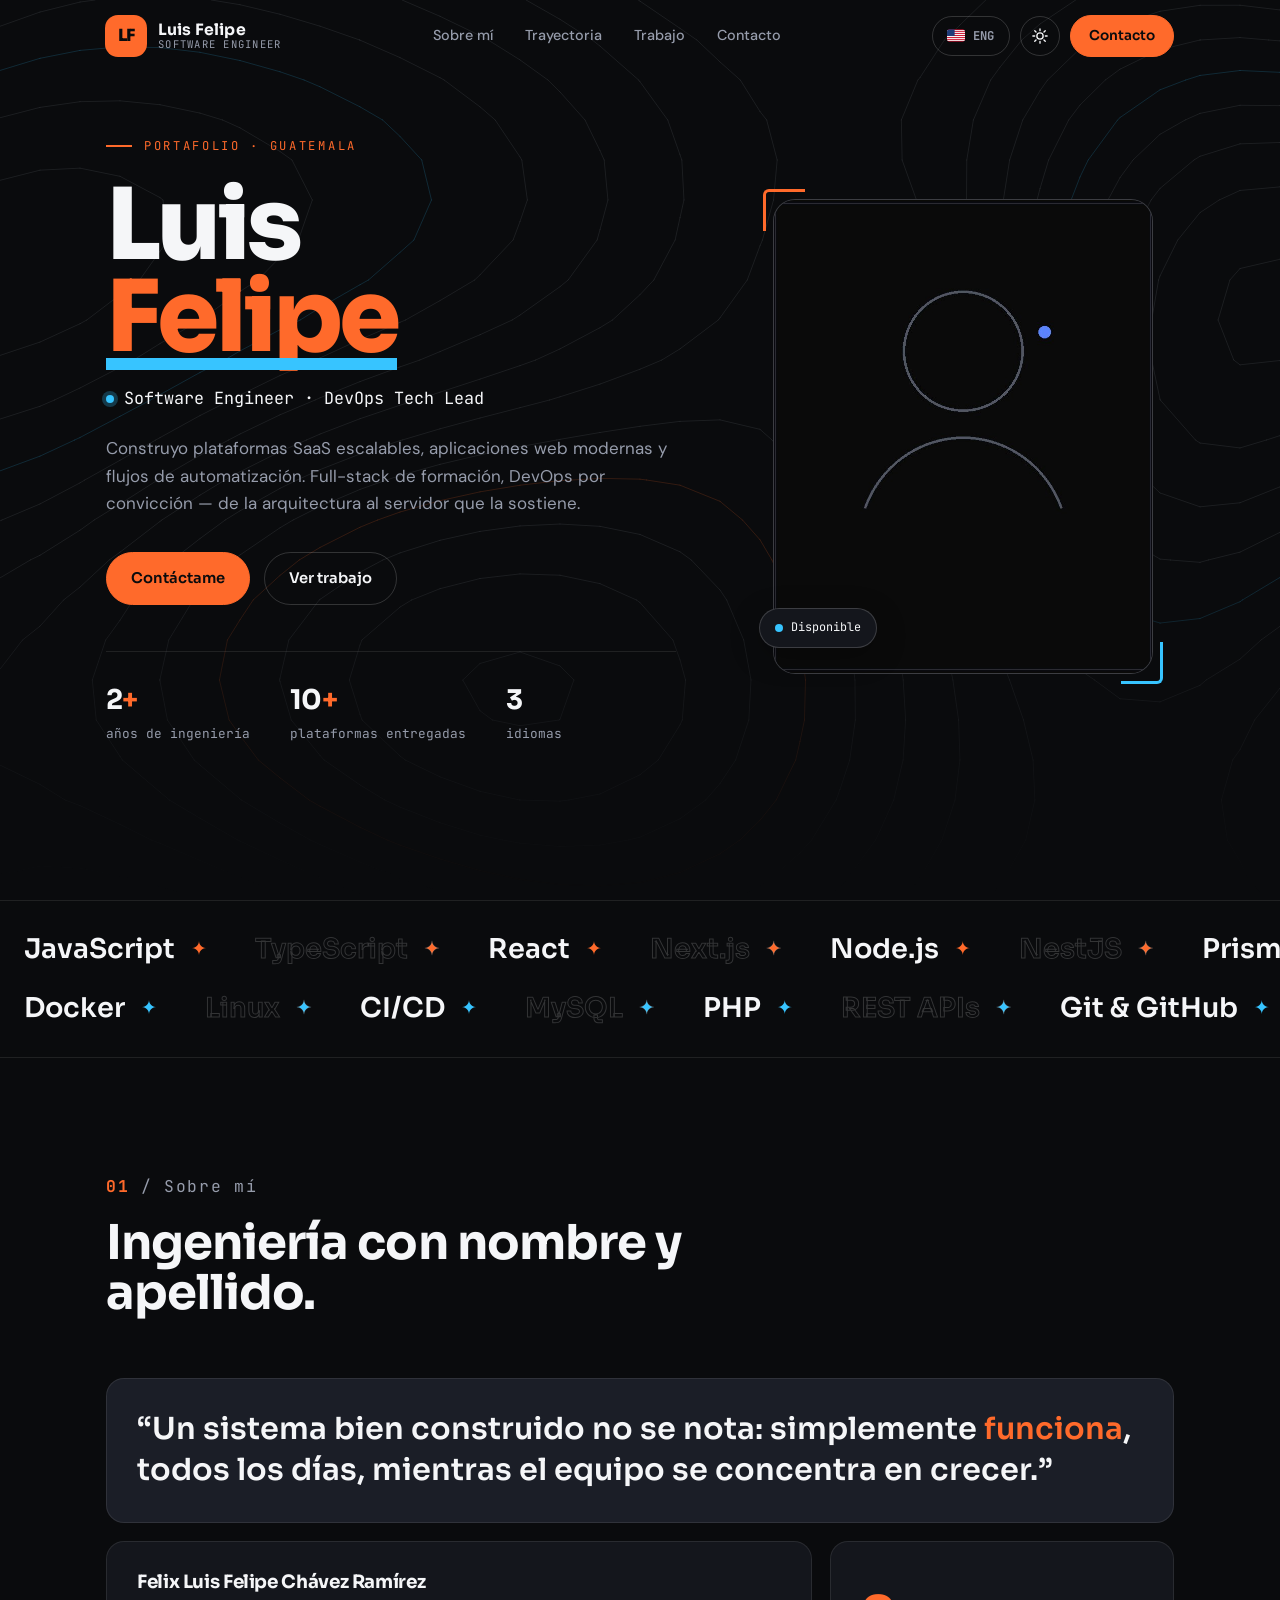
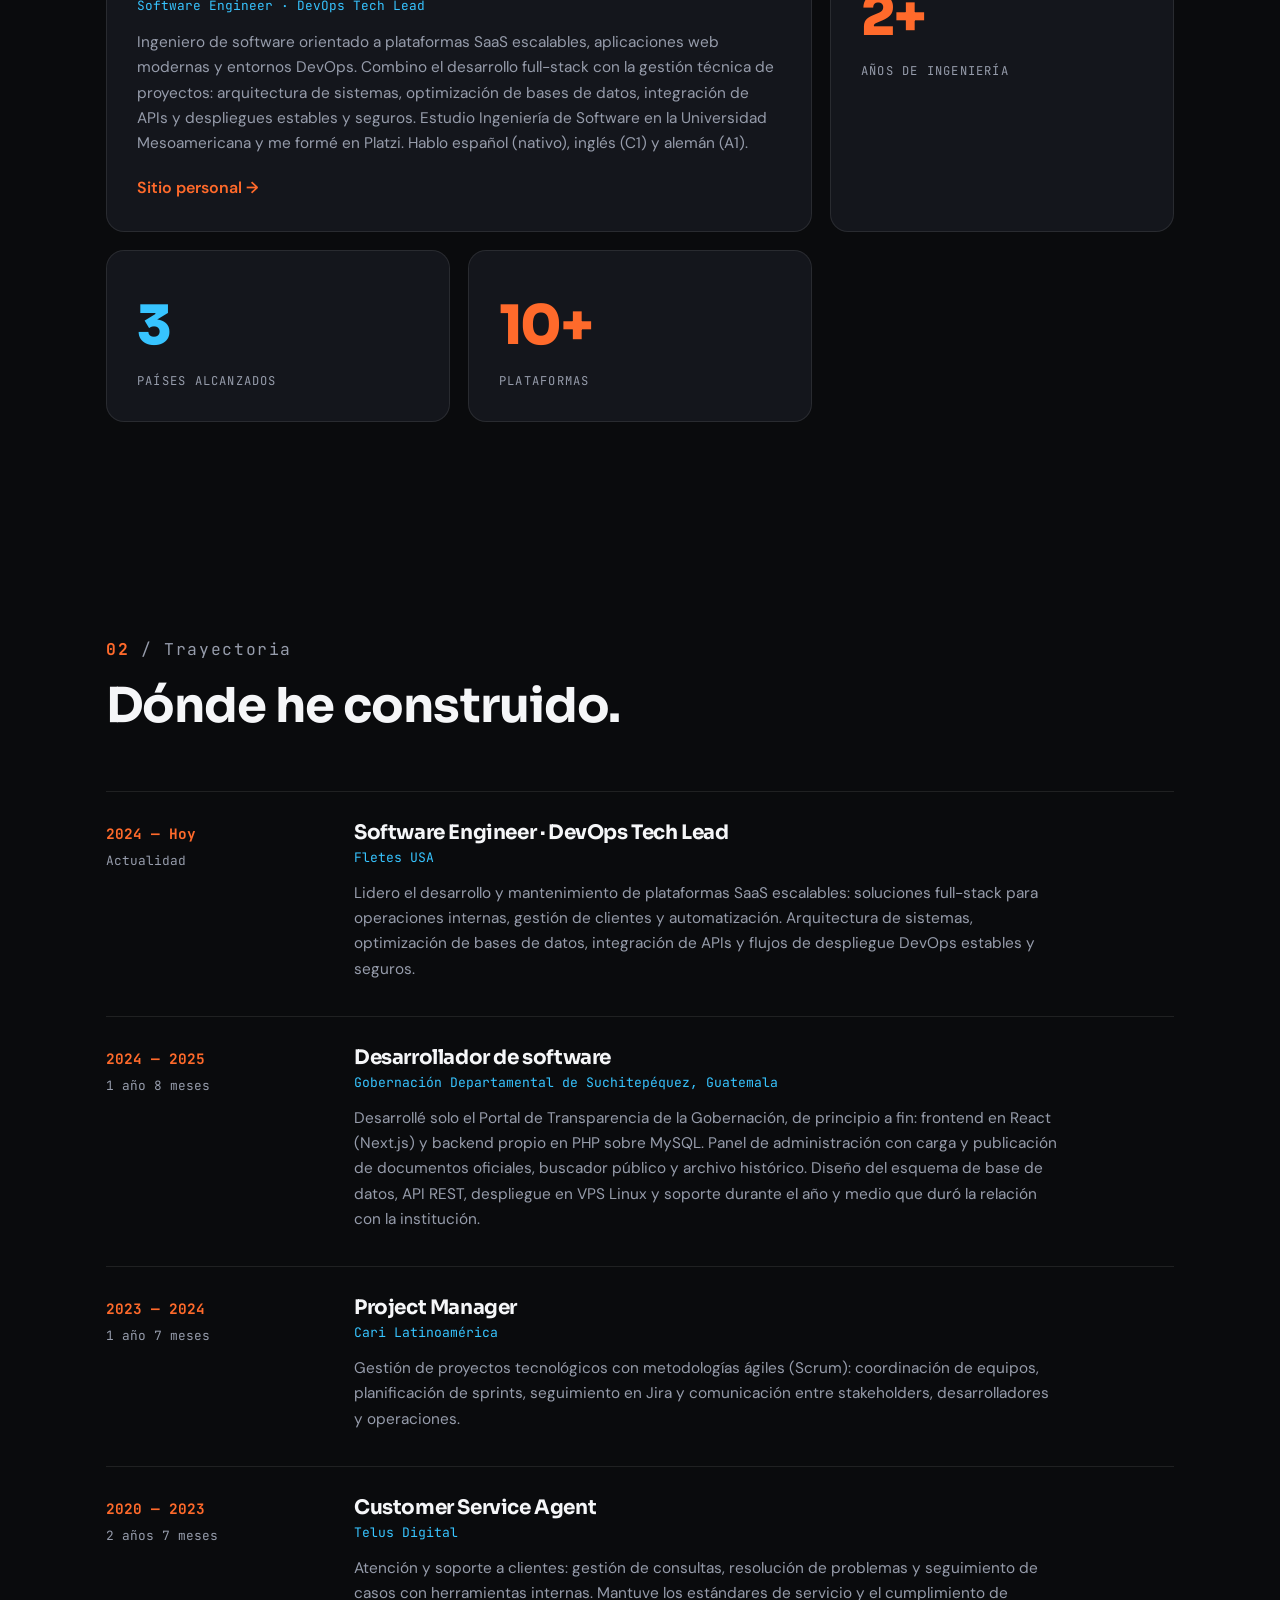
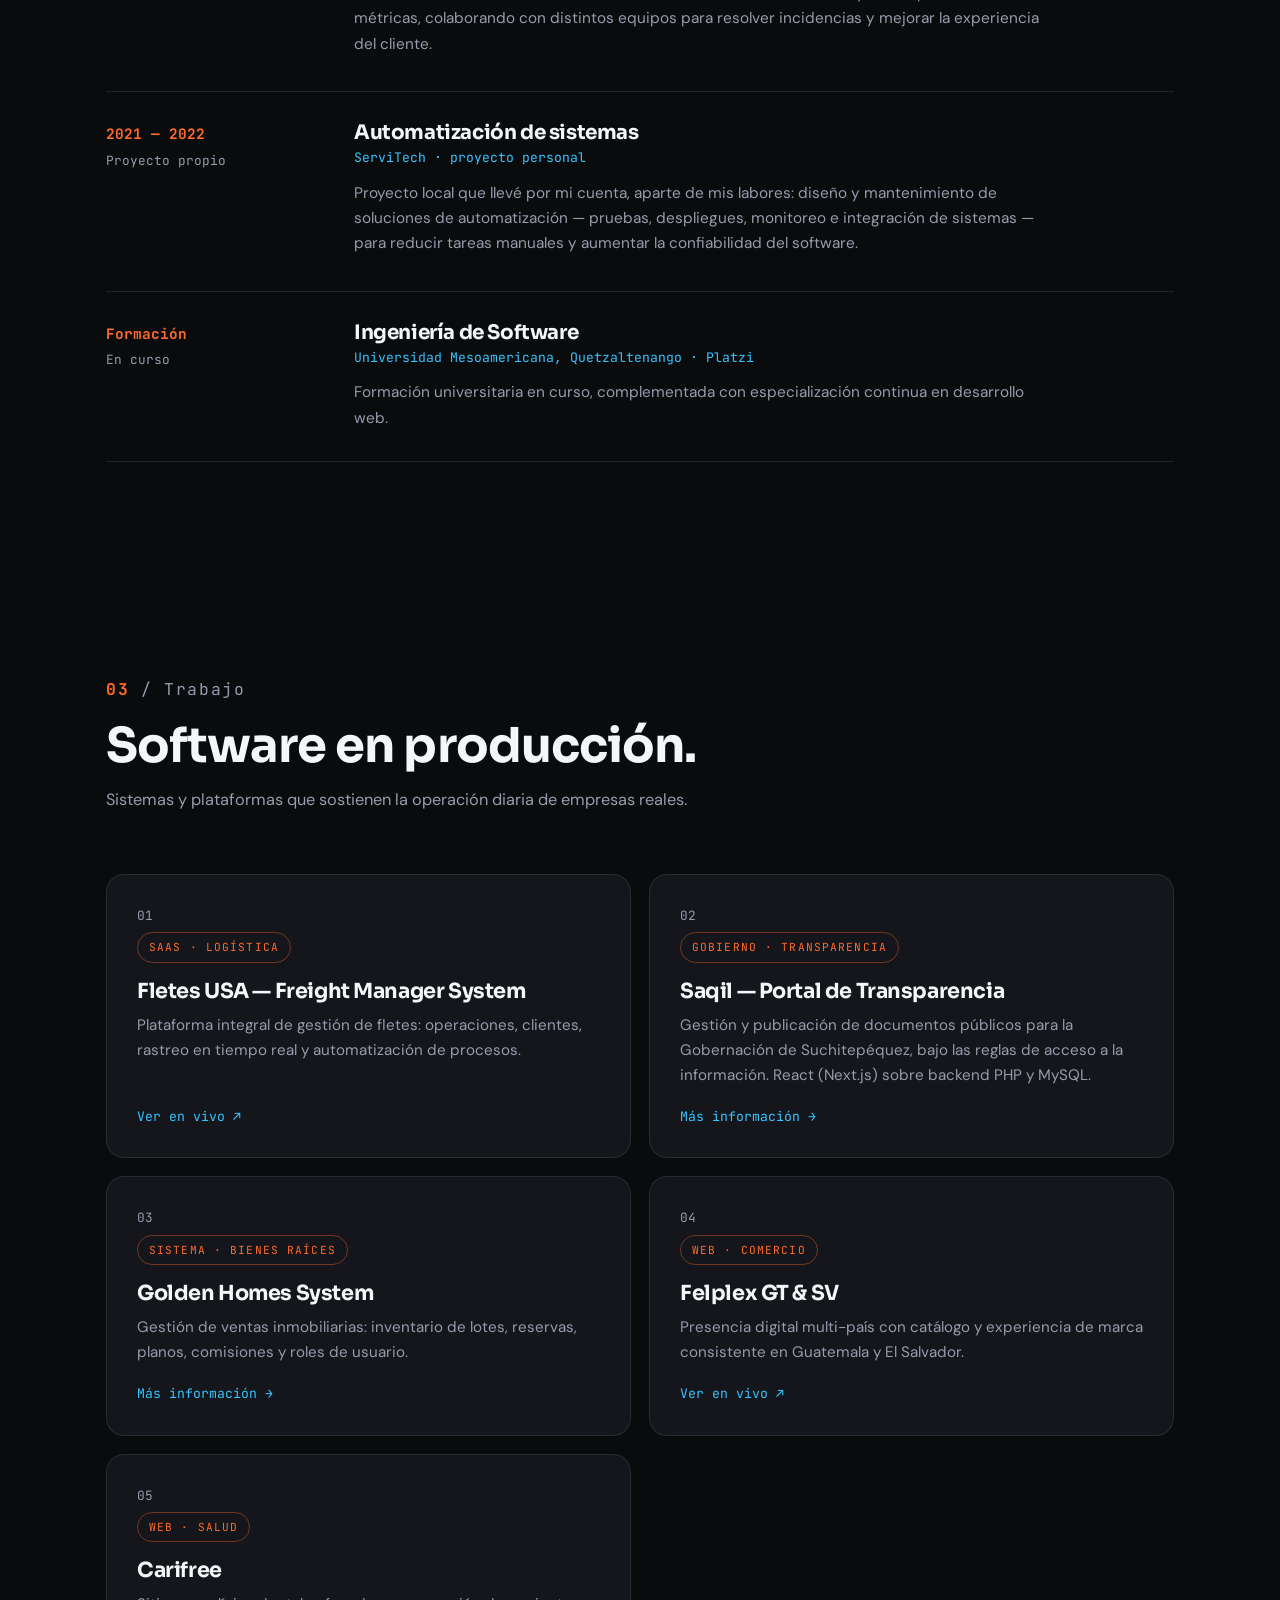
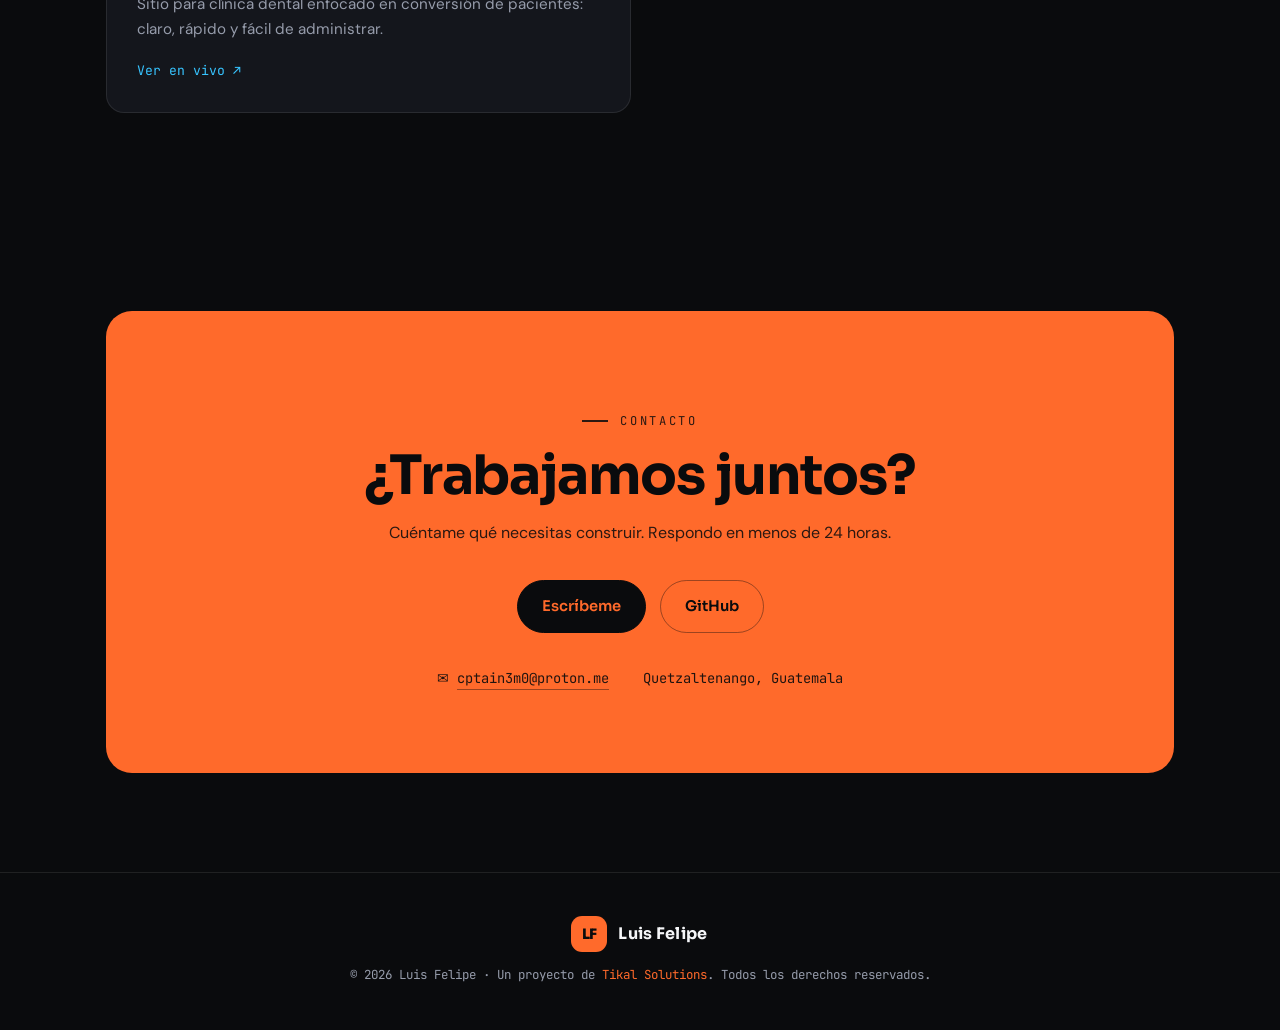
<file: index.html>
<!DOCTYPE html>
<html lang="es" data-theme="dark" data-alt-href="en/index.html">
<head>
<meta charset="UTF-8" />
<meta name="viewport" content="width=device-width, initial-scale=1.0" />
<title>Luis Felipe — Software Engineer & DevOps Tech Lead</title>
<meta name="description" content="Portafolio de Felix Luis Felipe Chávez Ramírez — ingeniero de software full-stack y DevOps. Plataformas SaaS escalables, aplicaciones web modernas y automatización." />
<link rel="icon" href="data:image/svg+xml,%3Csvg xmlns='http://www.w3.org/2000/svg' viewBox='0 0 32 32'%3E%3Crect width='32' height='32' rx='9' fill='%23ff6a2b'/%3E%3C/svg%3E" />
<link rel="preconnect" href="https://fonts.googleapis.com" />
<link rel="preconnect" href="https://fonts.gstatic.com" crossorigin />
<link href="https://fonts.googleapis.com/css2?family=Sora:wght@500;600;700;800&family=DM+Sans:wght@400;500;600&family=JetBrains+Mono:wght@400;500;700&display=swap" rel="stylesheet" />
<link rel="stylesheet" href="assets/styles.css" />
</head>
<body>

<canvas id="bg" aria-hidden="true"></canvas>

<header class="nav" id="nav">
  <div class="container nav-inner">
    <a class="brand" href="index.html" aria-label="Luis Felipe — inicio">
      <span class="brand-badge">LF</span>
      <span class="brand-name"><b>Luis Felipe</b><em>Software Engineer</em></span>
    </a>
    <nav class="nav-links" aria-label="Navegación principal">
      <a href="#sobre-mi">Sobre mí</a>
      <a href="#experiencia">Trayectoria</a>
      <a href="#trabajo">Trabajo</a>
      <a href="#contacto">Contacto</a>
    </nav>
    <div class="nav-actions">
      <a class="lang-toggle" id="langToggle" href="en/index.html" aria-label="Switch to English" lang="en" hreflang="en">EN</a>
      <button class="theme-toggle" id="themeToggle" aria-label="Cambiar tema claro/oscuro">
        <svg class="icon-sun" viewBox="0 0 24 24" aria-hidden="true"><circle cx="12" cy="12" r="4.2"/><path d="M12 2.5v2.4M12 19.1v2.4M2.5 12h2.4M19.1 12h2.4M5 5l1.7 1.7M17.3 17.3 19 19M19 5l-1.7 1.7M6.7 17.3 5 19"/></svg>
        <svg class="icon-moon" viewBox="0 0 24 24" aria-hidden="true"><path d="M20.2 14.5A8.3 8.3 0 0 1 9.5 3.8a8.3 8.3 0 1 0 10.7 10.7Z"/></svg>
      </button>
      <a class="btn btn-primary btn-sm" href="#contacto">Contacto</a>
    </div>
  </div>
</header>

<main class="page">

  <!-- ================= HERO ================= -->
  <section class="hero" id="inicio">
    <div class="container">
      <div class="hero-grid">
        <div class="hero-content">
          <p class="eyebrow" data-stagger="1">Portafolio · Guatemala</p>
          <h1 class="name" data-stagger="2"><span class="l1">Luis</span><br><span class="l2">Felipe</span></h1>
          <p class="role" data-stagger="3"><span class="dot"></span> Software Engineer · DevOps Tech Lead</p>
          <p class="lede" data-stagger="3">
            Construyo plataformas SaaS escalables, aplicaciones web modernas y flujos de automatización.
            Full-stack de formación, DevOps por convicción — de la arquitectura al servidor que la sostiene.
          </p>
          <div class="hero-ctas" data-stagger="4">
            <a class="btn btn-primary" href="#contacto">Contáctame</a>
            <a class="btn" href="#trabajo">Ver trabajo</a>
          </div>
          <div class="hero-facts" data-stagger="5">
            <div><strong>2<em>+</em></strong>años de ingeniería</div>
            <div><strong>10<em>+</em></strong>plataformas entregadas</div>
            <div><strong>3</strong>idiomas</div>
          </div>
        </div>
        <div class="portrait" data-stagger="3">
          <span class="bracket tl" aria-hidden="true"></span>
          <span class="bracket br" aria-hidden="true"></span>
          <div class="frame">
            <img id="portrait" src="assets/img/luis.jpg" alt="Fotografía de Luis Felipe" />
          </div>
          <span class="badge"><span class="pulse"></span> Disponible</span>
        </div>
      </div>
    </div>
  </section>

  <!-- ================= MARQUEE / STACK ================= -->
  <div class="marquee" aria-label="Tecnologías">
    <div class="marquee-row">
      <span class="marquee-item">JavaScript</span><span class="marquee-item ghost">TypeScript</span><span class="marquee-item">React</span><span class="marquee-item ghost">Next.js</span><span class="marquee-item">Node.js</span><span class="marquee-item ghost">NestJS</span><span class="marquee-item">Prisma</span><span class="marquee-item ghost">Python</span>
      <span class="marquee-item">JavaScript</span><span class="marquee-item ghost">TypeScript</span><span class="marquee-item">React</span><span class="marquee-item ghost">Next.js</span><span class="marquee-item">Node.js</span><span class="marquee-item ghost">NestJS</span><span class="marquee-item">Prisma</span><span class="marquee-item ghost">Python</span>
    </div>
    <div class="marquee-row rev">
      <span class="marquee-item">Docker</span><span class="marquee-item ghost">Linux</span><span class="marquee-item">CI/CD</span><span class="marquee-item ghost">MySQL</span><span class="marquee-item">PHP</span><span class="marquee-item ghost">REST APIs</span><span class="marquee-item">Git &amp; GitHub</span>
      <span class="marquee-item">Docker</span><span class="marquee-item ghost">Linux</span><span class="marquee-item">CI/CD</span><span class="marquee-item ghost">MySQL</span><span class="marquee-item">PHP</span><span class="marquee-item ghost">REST APIs</span><span class="marquee-item">Git &amp; GitHub</span>
    </div>
  </div>

  <!-- ================= SOBRE MÍ (bento) ================= -->
  <section id="sobre-mi">
    <div class="container">
      <div class="sec-head reveal">
        <p class="sec-index"><b>01</b> / Sobre mí</p>
        <h2>Ingeniería con nombre y apellido.</h2>
      </div>
      <div class="bento">
        <div class="card quote reveal">
          <p>“Un sistema bien construido no se nota: simplemente <em>funciona</em>, todos los días, mientras el equipo se concentra en crecer.”</p>
        </div>
        <div class="card span-2 reveal">
          <h3>Felix Luis Felipe Chávez Ramírez</h3>
          <p class="role-line">Software Engineer · DevOps Tech Lead</p>
          <p class="body">
            Ingeniero de software orientado a plataformas SaaS escalables, aplicaciones web modernas y
            entornos DevOps. Combino el desarrollo full-stack con la gestión técnica de proyectos:
            arquitectura de sistemas, optimización de bases de datos, integración de APIs y despliegues
            estables y seguros. Estudio Ingeniería de Software en la Universidad Mesoamericana y me formé
            en Platzi. Hablo español (nativo), inglés (C1) y alemán (A1).
          </p>
          <a class="link" href="https://luisf3lipe.vercel.app/about" target="_blank" rel="noopener">Sitio personal →</a>
        </div>
        <div class="card reveal" data-delay="1">
          <div class="stat-num">2+</div>
          <div class="stat-lbl">Años de ingeniería</div>
        </div>
        <div class="card tile-2 reveal" data-delay="2">
          <div class="stat-num">3</div>
          <div class="stat-lbl">Países alcanzados</div>
        </div>
        <div class="card reveal" data-delay="3">
          <div class="stat-num">10+</div>
          <div class="stat-lbl">Plataformas</div>
        </div>
      </div>
    </div>
  </section>

  <!-- ================= TRAYECTORIA ================= -->
  <section id="experiencia">
    <div class="container">
      <div class="sec-head reveal">
        <p class="sec-index"><b>02</b> / Trayectoria</p>
        <h2>Dónde he construido.</h2>
      </div>
      <div class="timeline">
        <div class="t-row reveal">
          <div class="t-year">2024 — Hoy<span>Actualidad</span></div>
          <div class="t-body">
            <h3>Software Engineer · DevOps Tech Lead</h3>
            <p class="where">Fletes USA</p>
            <p>Lidero el desarrollo y mantenimiento de plataformas SaaS escalables: soluciones full-stack para operaciones internas, gestión de clientes y automatización. Arquitectura de sistemas, optimización de bases de datos, integración de APIs y flujos de despliegue DevOps estables y seguros.</p>
          </div>
        </div>
        <div class="t-row reveal">
          <div class="t-year">2024 — 2025<span>1 año 8 meses</span></div>
          <div class="t-body">
            <h3>Desarrollador de software</h3>
            <p class="where">Gobernación Departamental de Suchitepéquez, Guatemala</p>
            <p>Desarrollé solo el Portal de Transparencia de la Gobernación, de principio a fin: frontend en React (Next.js) y backend propio en PHP sobre MySQL. Panel de administración con carga y publicación de documentos oficiales, buscador público y archivo histórico. Diseño del esquema de base de datos, API REST, despliegue en VPS Linux y soporte durante el año y medio que duró la relación con la institución.</p>
          </div>
        </div>
        <div class="t-row reveal">
          <div class="t-year">2023 — 2024<span>1 año 7 meses</span></div>
          <div class="t-body">
            <h3>Project Manager</h3>
            <p class="where">Cari Latinoamérica</p>
            <p>Gestión de proyectos tecnológicos con metodologías ágiles (Scrum): coordinación de equipos, planificación de sprints, seguimiento en Jira y comunicación entre stakeholders, desarrolladores y operaciones.</p>
          </div>
        </div>
        <div class="t-row reveal">
          <div class="t-year">2020 — 2023<span>2 años 7 meses</span></div>
          <div class="t-body">
            <h3>Customer Service Agent</h3>
            <p class="where">Telus Digital</p>
            <p>Atención y soporte a clientes: gestión de consultas, resolución de problemas y seguimiento de casos con herramientas internas. Mantuve los estándares de servicio y el cumplimiento de métricas, colaborando con distintos equipos para resolver incidencias y mejorar la experiencia del cliente.</p>
          </div>
        </div>
        <div class="t-row reveal">
          <div class="t-year">2021 — 2022<span>Proyecto propio</span></div>
          <div class="t-body">
            <h3>Automatización de sistemas</h3>
            <p class="where">ServiTech · proyecto personal</p>
            <p>Proyecto local que llevé por mi cuenta, aparte de mis labores: diseño y mantenimiento de soluciones de automatización — pruebas, despliegues, monitoreo e integración de sistemas — para reducir tareas manuales y aumentar la confiabilidad del software.</p>
          </div>
        </div>
        <div class="t-row reveal">
          <div class="t-year">Formación<span>En curso</span></div>
          <div class="t-body">
            <h3>Ingeniería de Software</h3>
            <p class="where">Universidad Mesoamericana, Quetzaltenango · Platzi</p>
            <p>Formación universitaria en curso, complementada con especialización continua en desarrollo web.</p>
          </div>
        </div>
      </div>
    </div>
  </section>

  <!-- ================= TRABAJO ================= -->
  <section id="trabajo">
    <div class="container">
      <div class="sec-head reveal">
        <p class="sec-index"><b>03</b> / Trabajo</p>
        <h2>Software en producción.</h2>
        <p>Sistemas y plataformas que sostienen la operación diaria de empresas reales.</p>
      </div>
      <div class="proj-grid">
        <a class="proj reveal" href="https://freightmanagementsystem.us.com" target="_blank" rel="noopener">
          <span class="n">01</span>
          <span class="tag">SaaS · Logística</span>
          <h3>Fletes USA — Freight Manager System</h3>
          <p>Plataforma integral de gestión de fletes: operaciones, clientes, rastreo en tiempo real y automatización de procesos.</p>
          <span class="go">Ver en vivo ↗</span>
        </a>
        <a class="proj reveal" href="#contacto">
          <span class="n">02</span>
          <span class="tag">Gobierno · Transparencia</span>
          <h3>Saqil — Portal de Transparencia</h3>
          <p>Gestión y publicación de documentos públicos para la Gobernación de Suchitepéquez, bajo las reglas de acceso a la información. React (Next.js) sobre backend PHP y MySQL.</p>
          <span class="go">Más información →</span>
        </a>
        <a class="proj reveal" data-delay="1" href="#contacto">
          <span class="n">03</span>
          <span class="tag">Sistema · Bienes raíces</span>
          <h3>Golden Homes System</h3>
          <p>Gestión de ventas inmobiliarias: inventario de lotes, reservas, planos, comisiones y roles de usuario.</p>
          <span class="go">Más información →</span>
        </a>
        <a class="proj reveal" data-delay="1" href="https://www.felplex.com" target="_blank" rel="noopener">
          <span class="n">04</span>
          <span class="tag">Web · Comercio</span>
          <h3>Felplex GT &amp; SV</h3>
          <p>Presencia digital multi-país con catálogo y experiencia de marca consistente en Guatemala y El Salvador.</p>
          <span class="go">Ver en vivo ↗</span>
        </a>
        <a class="proj reveal" data-delay="2" href="https://carifree.com/" target="_blank" rel="noopener">
          <span class="n">05</span>
          <span class="tag">Web · Salud</span>
          <h3>Carifree</h3>
          <p>Sitio para clínica dental enfocado en conversión de pacientes: claro, rápido y fácil de administrar.</p>
          <span class="go">Ver en vivo ↗</span>
        </a>
      </div>
    </div>
  </section>

  <!-- ================= CONTACTO ================= -->
  <section id="contacto">
    <div class="container">
      <div class="contact-panel reveal">
        <p class="eyebrow">Contacto</p>
        <h2>¿Trabajamos juntos?</h2>
        <p>Cuéntame qué necesitas construir. Respondo en menos de 24 horas.</p>
        <div class="hero-ctas">
          <a class="btn btn-dark" href="mailto:cptain3m0@proton.me?subject=Contacto%20desde%20el%20portafolio">Escríbeme</a>
          <a class="btn" href="https://github.com/cptainn3m0" target="_blank" rel="noopener">GitHub</a>
        </div>
        <div class="contact-lines">
          <span>✉ <a href="mailto:cptain3m0@proton.me">cptain3m0@proton.me</a></span>
          <span>Quetzaltenango, Guatemala</span>
        </div>
      </div>
    </div>
  </section>

  <footer class="footer-portfolio">
    <div class="container">
      <span class="sig"><span class="brand-badge">LF</span> <b>Luis Felipe</b></span>
      <p class="from">© 2026 Luis Felipe · Un proyecto de <a href="https://tikal-solutions-production.up.railway.app" target="_blank" rel="noopener">Tikal Solutions</a>. Todos los derechos reservados.</p>
    </div>
  </footer>

</main>

<script src="assets/app.js"></script>
</body>
</html>
</file>
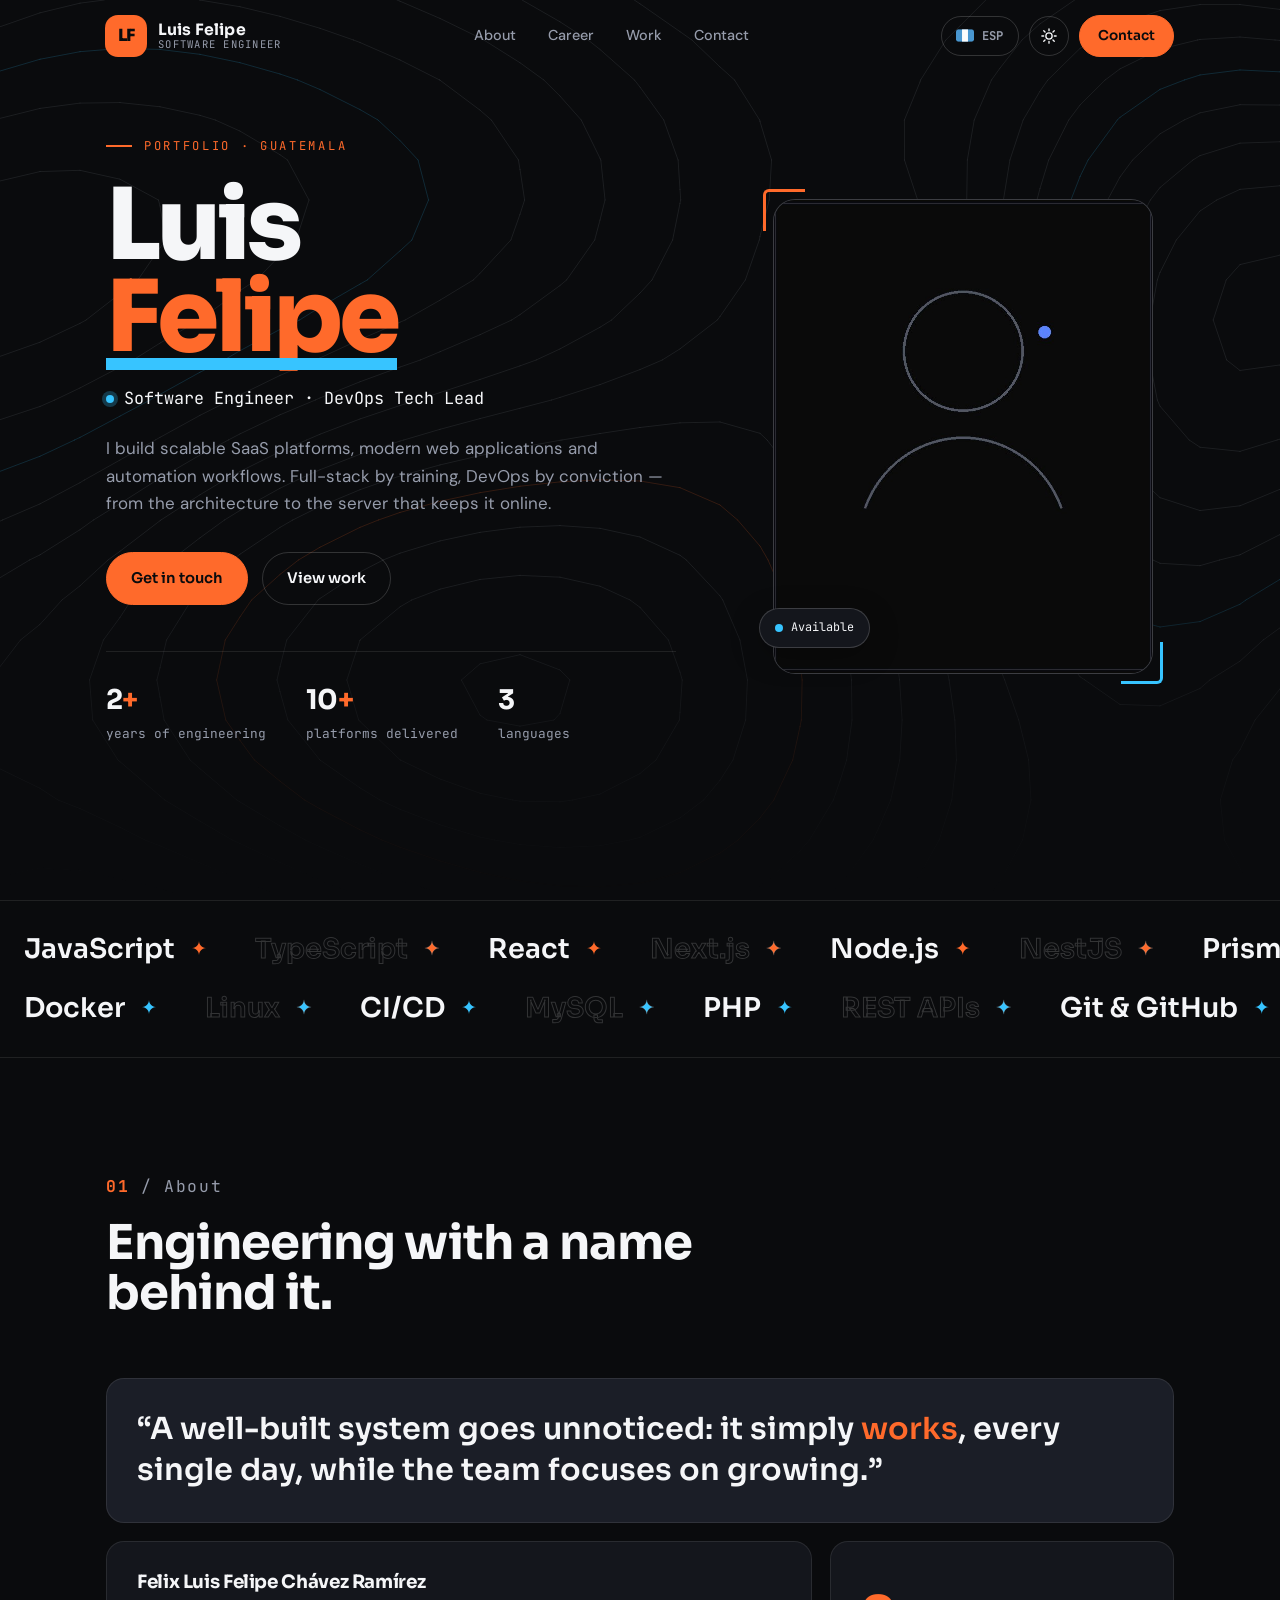
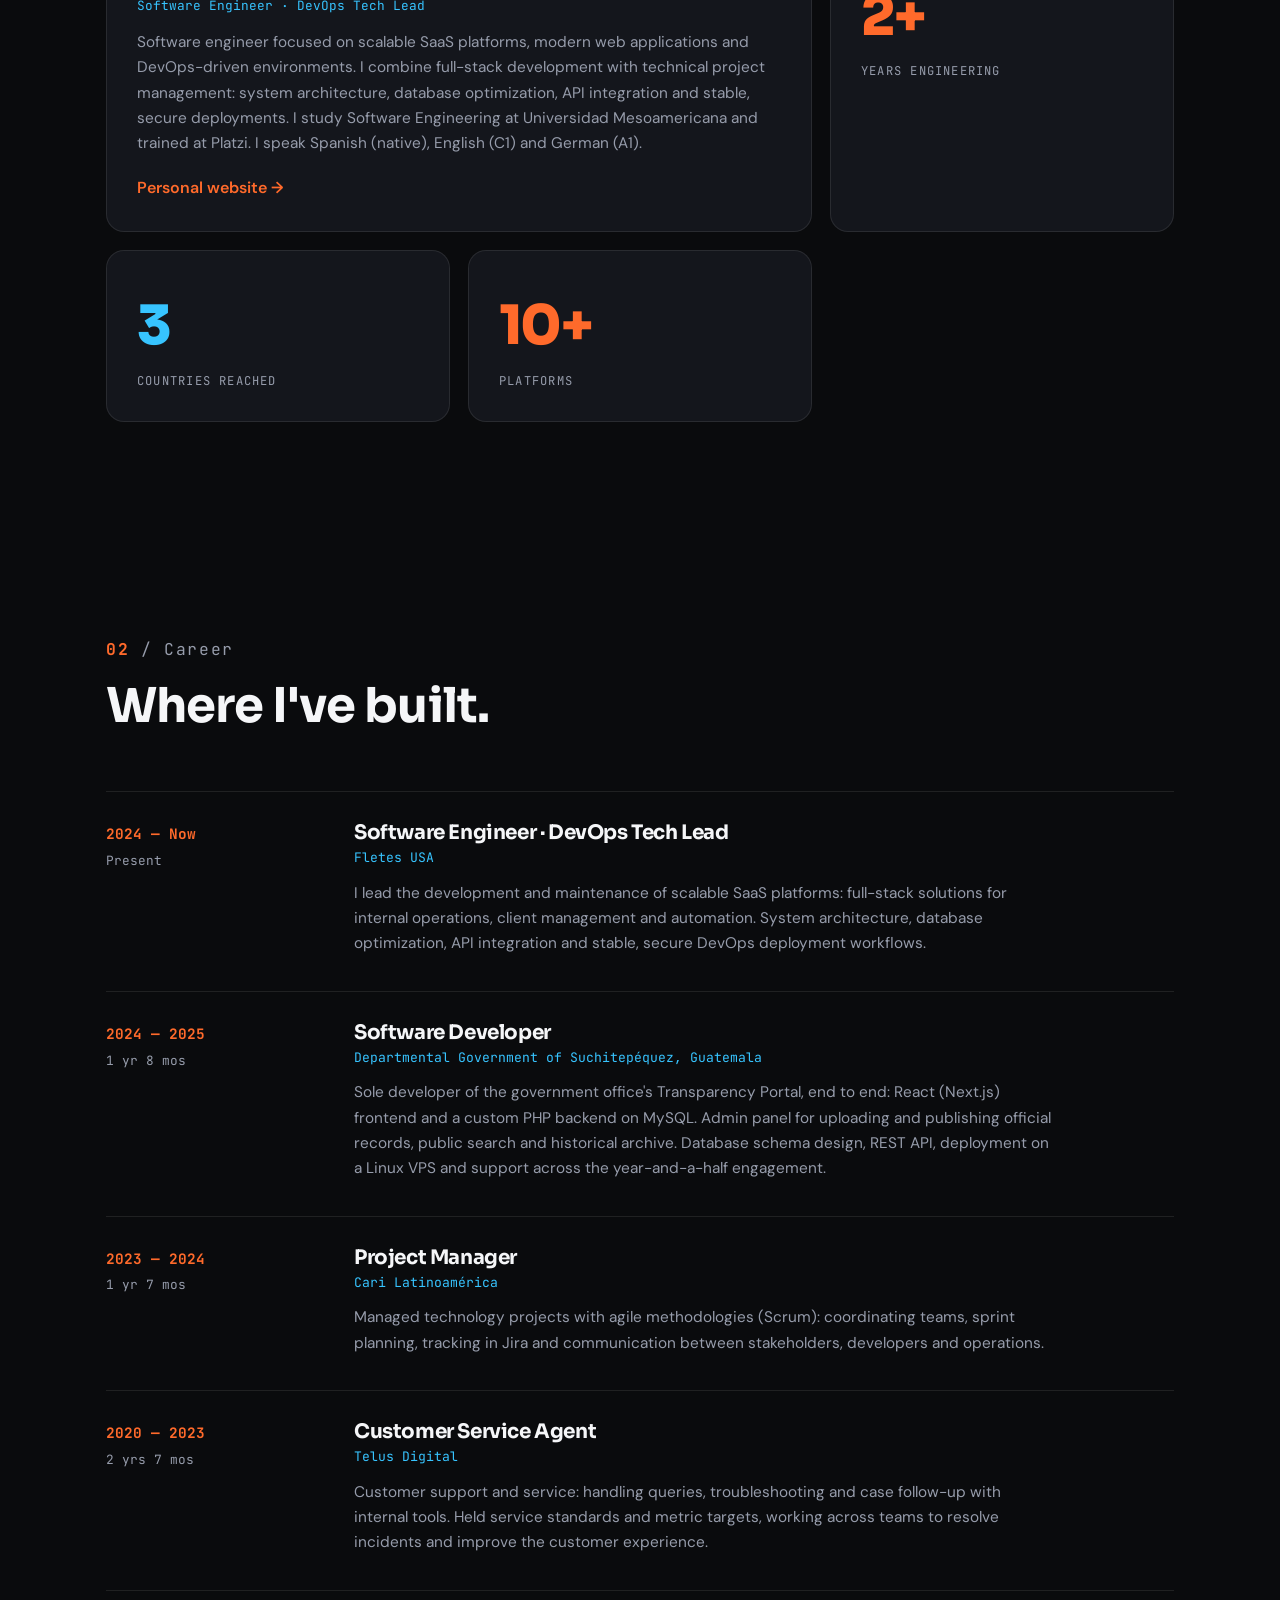
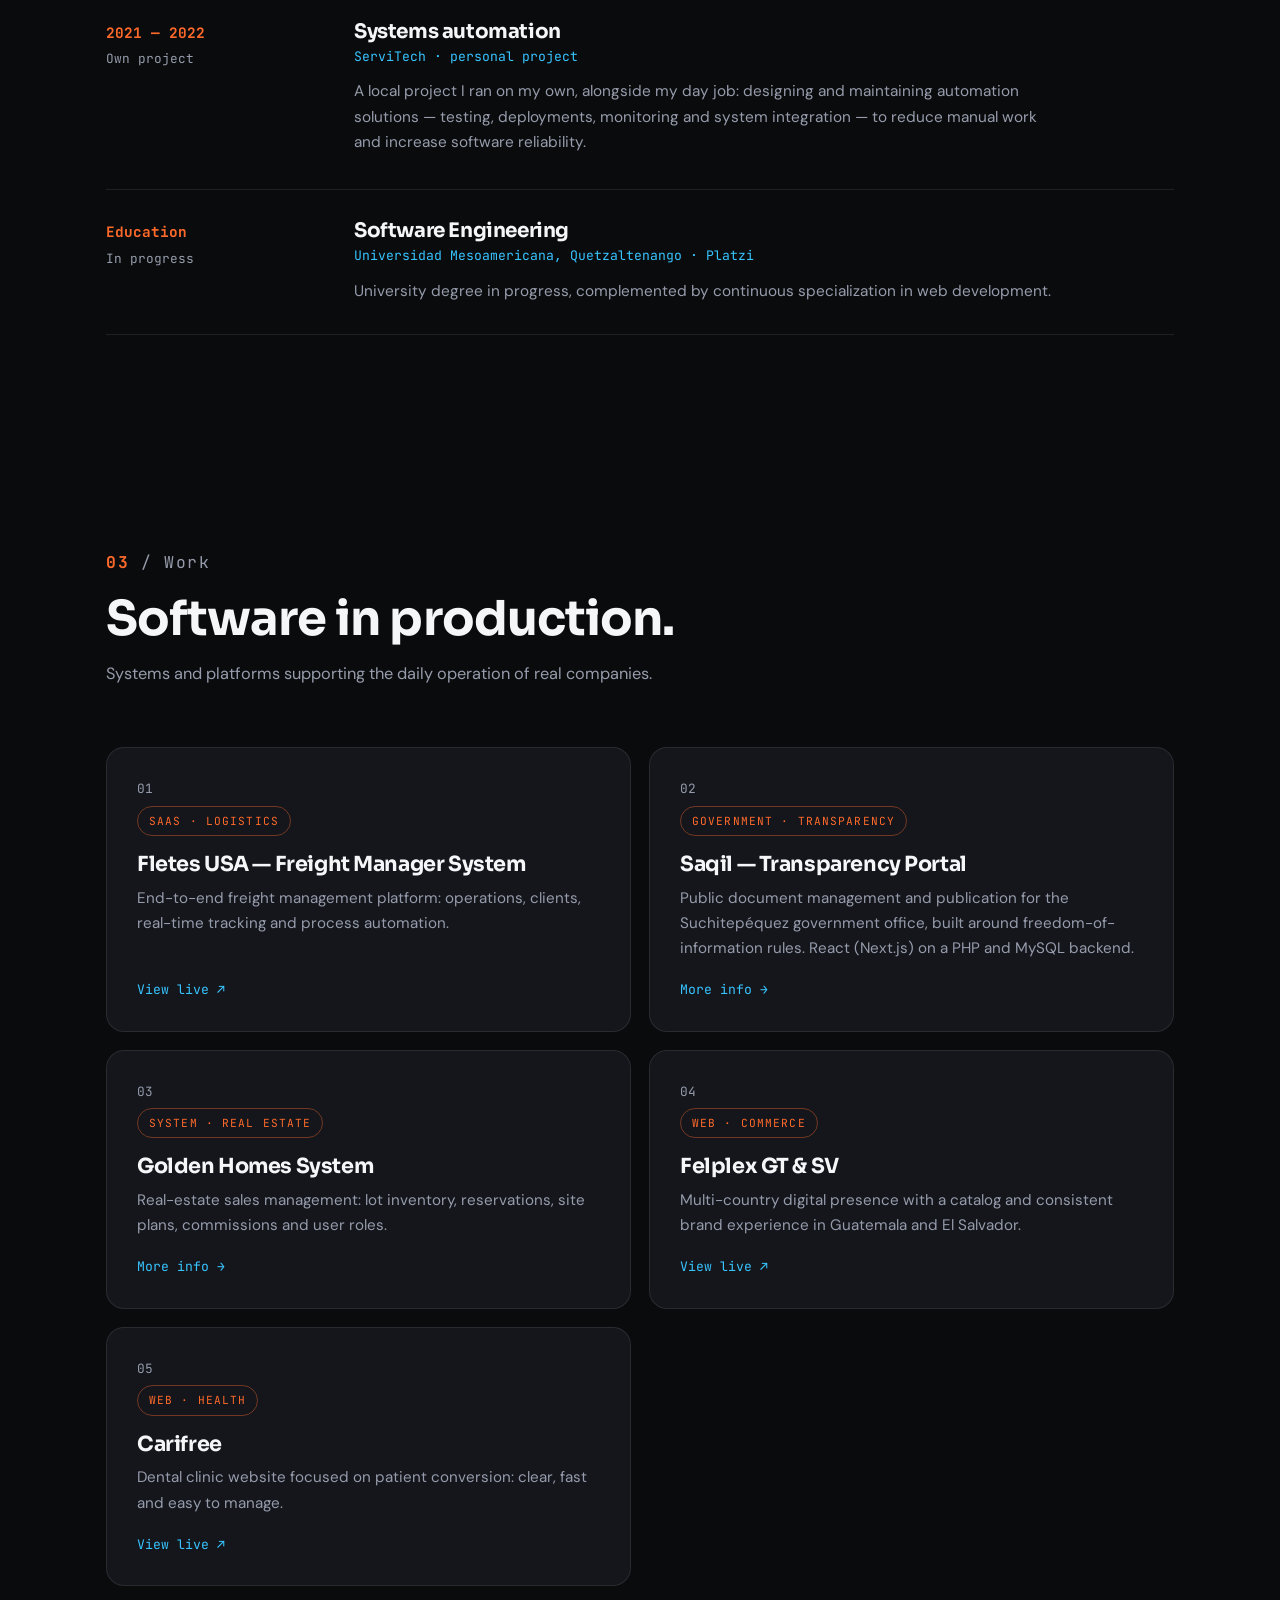
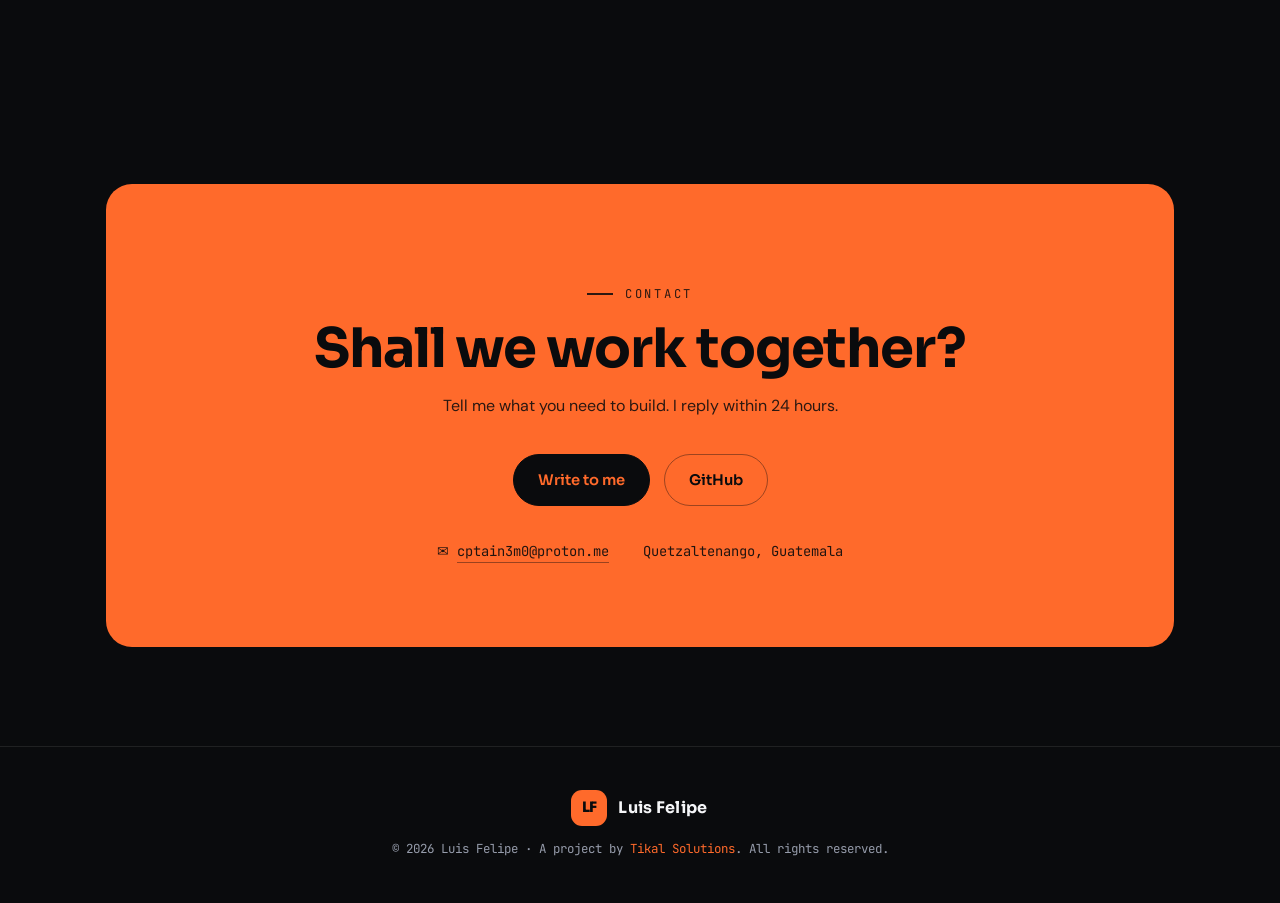
<file: en/index.html>
<!DOCTYPE html>
<html lang="en" data-theme="dark" data-alt-href="../index.html">
<head>
<meta charset="UTF-8" />
<meta name="viewport" content="width=device-width, initial-scale=1.0" />
<title>Luis Felipe — Software Engineer & DevOps Tech Lead</title>
<meta name="description" content="Portfolio of Felix Luis Felipe Chávez Ramírez — full-stack software engineer and DevOps. Scalable SaaS platforms, modern web apps and automation." />
<link rel="icon" href="data:image/svg+xml,%3Csvg xmlns='http://www.w3.org/2000/svg' viewBox='0 0 32 32'%3E%3Crect width='32' height='32' rx='9' fill='%23ff6a2b'/%3E%3C/svg%3E" />
<link rel="preconnect" href="https://fonts.googleapis.com" />
<link rel="preconnect" href="https://fonts.gstatic.com" crossorigin />
<link href="https://fonts.googleapis.com/css2?family=Sora:wght@500;600;700;800&family=DM+Sans:wght@400;500;600&family=JetBrains+Mono:wght@400;500;700&display=swap" rel="stylesheet" />
<link rel="stylesheet" href="../assets/styles.css" />
</head>
<body>

<canvas id="bg" aria-hidden="true"></canvas>

<header class="nav" id="nav">
  <div class="container nav-inner">
    <a class="brand" href="index.html" aria-label="Luis Felipe — home">
      <span class="brand-badge">LF</span>
      <span class="brand-name"><b>Luis Felipe</b><em>Software Engineer</em></span>
    </a>
    <nav class="nav-links" aria-label="Main navigation">
      <a href="#about">About</a>
      <a href="#experience">Career</a>
      <a href="#work">Work</a>
      <a href="#contact">Contact</a>
    </nav>
    <div class="nav-actions">
      <a class="lang-toggle" id="langToggle" href="../index.html" aria-label="Cambiar a español" lang="es" hreflang="es">ES</a>
      <button class="theme-toggle" id="themeToggle" aria-label="Toggle light/dark theme">
        <svg class="icon-sun" viewBox="0 0 24 24" aria-hidden="true"><circle cx="12" cy="12" r="4.2"/><path d="M12 2.5v2.4M12 19.1v2.4M2.5 12h2.4M19.1 12h2.4M5 5l1.7 1.7M17.3 17.3 19 19M19 5l-1.7 1.7M6.7 17.3 5 19"/></svg>
        <svg class="icon-moon" viewBox="0 0 24 24" aria-hidden="true"><path d="M20.2 14.5A8.3 8.3 0 0 1 9.5 3.8a8.3 8.3 0 1 0 10.7 10.7Z"/></svg>
      </button>
      <a class="btn btn-primary btn-sm" href="#contact">Contact</a>
    </div>
  </div>
</header>

<main class="page">

  <!-- ================= HERO ================= -->
  <section class="hero" id="home">
    <div class="container">
      <div class="hero-grid">
        <div class="hero-content">
          <p class="eyebrow" data-stagger="1">Portfolio · Guatemala</p>
          <h1 class="name" data-stagger="2"><span class="l1">Luis</span><br><span class="l2">Felipe</span></h1>
          <p class="role" data-stagger="3"><span class="dot"></span> Software Engineer · DevOps Tech Lead</p>
          <p class="lede" data-stagger="3">
            I build scalable SaaS platforms, modern web applications and automation workflows.
            Full-stack by training, DevOps by conviction — from the architecture to the server that keeps it online.
          </p>
          <div class="hero-ctas" data-stagger="4">
            <a class="btn btn-primary" href="#contact">Get in touch</a>
            <a class="btn" href="#work">View work</a>
          </div>
          <div class="hero-facts" data-stagger="5">
            <div><strong>2<em>+</em></strong>years of engineering</div>
            <div><strong>10<em>+</em></strong>platforms delivered</div>
            <div><strong>3</strong>languages</div>
          </div>
        </div>
        <div class="portrait" data-stagger="3">
          <span class="bracket tl" aria-hidden="true"></span>
          <span class="bracket br" aria-hidden="true"></span>
          <div class="frame">
            <img id="portrait" src="../assets/img/luis.jpg" alt="Photo of Luis Felipe" />
          </div>
          <span class="badge"><span class="pulse"></span> Available</span>
        </div>
      </div>
    </div>
  </section>

  <!-- ================= MARQUEE / STACK ================= -->
  <div class="marquee" aria-label="Technologies">
    <div class="marquee-row">
      <span class="marquee-item">JavaScript</span><span class="marquee-item ghost">TypeScript</span><span class="marquee-item">React</span><span class="marquee-item ghost">Next.js</span><span class="marquee-item">Node.js</span><span class="marquee-item ghost">NestJS</span><span class="marquee-item">Prisma</span><span class="marquee-item ghost">Python</span>
      <span class="marquee-item">JavaScript</span><span class="marquee-item ghost">TypeScript</span><span class="marquee-item">React</span><span class="marquee-item ghost">Next.js</span><span class="marquee-item">Node.js</span><span class="marquee-item ghost">NestJS</span><span class="marquee-item">Prisma</span><span class="marquee-item ghost">Python</span>
    </div>
    <div class="marquee-row rev">
      <span class="marquee-item">Docker</span><span class="marquee-item ghost">Linux</span><span class="marquee-item">CI/CD</span><span class="marquee-item ghost">MySQL</span><span class="marquee-item">PHP</span><span class="marquee-item ghost">REST APIs</span><span class="marquee-item">Git &amp; GitHub</span>
      <span class="marquee-item">Docker</span><span class="marquee-item ghost">Linux</span><span class="marquee-item">CI/CD</span><span class="marquee-item ghost">MySQL</span><span class="marquee-item">PHP</span><span class="marquee-item ghost">REST APIs</span><span class="marquee-item">Git &amp; GitHub</span>
    </div>
  </div>

  <!-- ================= ABOUT (bento) ================= -->
  <section id="about">
    <div class="container">
      <div class="sec-head reveal">
        <p class="sec-index"><b>01</b> / About</p>
        <h2>Engineering with a name behind it.</h2>
      </div>
      <div class="bento">
        <div class="card quote reveal">
          <p>“A well-built system goes unnoticed: it simply <em>works</em>, every single day, while the team focuses on growing.”</p>
        </div>
        <div class="card span-2 reveal">
          <h3>Felix Luis Felipe Chávez Ramírez</h3>
          <p class="role-line">Software Engineer · DevOps Tech Lead</p>
          <p class="body">
            Software engineer focused on scalable SaaS platforms, modern web applications and DevOps-driven
            environments. I combine full-stack development with technical project management: system
            architecture, database optimization, API integration and stable, secure deployments. I study
            Software Engineering at Universidad Mesoamericana and trained at Platzi. I speak Spanish (native),
            English (C1) and German (A1).
          </p>
          <a class="link" href="https://luisf3lipe.vercel.app/about" target="_blank" rel="noopener">Personal website →</a>
        </div>
        <div class="card reveal" data-delay="1">
          <div class="stat-num">2+</div>
          <div class="stat-lbl">Years engineering</div>
        </div>
        <div class="card tile-2 reveal" data-delay="2">
          <div class="stat-num">3</div>
          <div class="stat-lbl">Countries reached</div>
        </div>
        <div class="card reveal" data-delay="3">
          <div class="stat-num">10+</div>
          <div class="stat-lbl">Platforms</div>
        </div>
      </div>
    </div>
  </section>

  <!-- ================= CAREER ================= -->
  <section id="experience">
    <div class="container">
      <div class="sec-head reveal">
        <p class="sec-index"><b>02</b> / Career</p>
        <h2>Where I've built.</h2>
      </div>
      <div class="timeline">
        <div class="t-row reveal">
          <div class="t-year">2024 — Now<span>Present</span></div>
          <div class="t-body">
            <h3>Software Engineer · DevOps Tech Lead</h3>
            <p class="where">Fletes USA</p>
            <p>I lead the development and maintenance of scalable SaaS platforms: full-stack solutions for internal operations, client management and automation. System architecture, database optimization, API integration and stable, secure DevOps deployment workflows.</p>
          </div>
        </div>
        <div class="t-row reveal">
          <div class="t-year">2024 — 2025<span>1 yr 8 mos</span></div>
          <div class="t-body">
            <h3>Software Developer</h3>
            <p class="where">Departmental Government of Suchitepéquez, Guatemala</p>
            <p>Sole developer of the government office's Transparency Portal, end to end: React (Next.js) frontend and a custom PHP backend on MySQL. Admin panel for uploading and publishing official records, public search and historical archive. Database schema design, REST API, deployment on a Linux VPS and support across the year-and-a-half engagement.</p>
          </div>
        </div>
        <div class="t-row reveal">
          <div class="t-year">2023 — 2024<span>1 yr 7 mos</span></div>
          <div class="t-body">
            <h3>Project Manager</h3>
            <p class="where">Cari Latinoamérica</p>
            <p>Managed technology projects with agile methodologies (Scrum): coordinating teams, sprint planning, tracking in Jira and communication between stakeholders, developers and operations.</p>
          </div>
        </div>
        <div class="t-row reveal">
          <div class="t-year">2020 — 2023<span>2 yrs 7 mos</span></div>
          <div class="t-body">
            <h3>Customer Service Agent</h3>
            <p class="where">Telus Digital</p>
            <p>Customer support and service: handling queries, troubleshooting and case follow-up with internal tools. Held service standards and metric targets, working across teams to resolve incidents and improve the customer experience.</p>
          </div>
        </div>
        <div class="t-row reveal">
          <div class="t-year">2021 — 2022<span>Own project</span></div>
          <div class="t-body">
            <h3>Systems automation</h3>
            <p class="where">ServiTech · personal project</p>
            <p>A local project I ran on my own, alongside my day job: designing and maintaining automation solutions — testing, deployments, monitoring and system integration — to reduce manual work and increase software reliability.</p>
          </div>
        </div>
        <div class="t-row reveal">
          <div class="t-year">Education<span>In progress</span></div>
          <div class="t-body">
            <h3>Software Engineering</h3>
            <p class="where">Universidad Mesoamericana, Quetzaltenango · Platzi</p>
            <p>University degree in progress, complemented by continuous specialization in web development.</p>
          </div>
        </div>
      </div>
    </div>
  </section>

  <!-- ================= WORK ================= -->
  <section id="work">
    <div class="container">
      <div class="sec-head reveal">
        <p class="sec-index"><b>03</b> / Work</p>
        <h2>Software in production.</h2>
        <p>Systems and platforms supporting the daily operation of real companies.</p>
      </div>
      <div class="proj-grid">
        <a class="proj reveal" href="https://freightmanagementsystem.us.com" target="_blank" rel="noopener">
          <span class="n">01</span>
          <span class="tag">SaaS · Logistics</span>
          <h3>Fletes USA — Freight Manager System</h3>
          <p>End-to-end freight management platform: operations, clients, real-time tracking and process automation.</p>
          <span class="go">View live ↗</span>
        </a>
        <a class="proj reveal" href="#contact">
          <span class="n">02</span>
          <span class="tag">Government · Transparency</span>
          <h3>Saqil — Transparency Portal</h3>
          <p>Public document management and publication for the Suchitepéquez government office, built around freedom-of-information rules. React (Next.js) on a PHP and MySQL backend.</p>
          <span class="go">More info →</span>
        </a>
        <a class="proj reveal" data-delay="1" href="#contact">
          <span class="n">03</span>
          <span class="tag">System · Real estate</span>
          <h3>Golden Homes System</h3>
          <p>Real-estate sales management: lot inventory, reservations, site plans, commissions and user roles.</p>
          <span class="go">More info →</span>
        </a>
        <a class="proj reveal" data-delay="1" href="https://www.felplex.com" target="_blank" rel="noopener">
          <span class="n">04</span>
          <span class="tag">Web · Commerce</span>
          <h3>Felplex GT &amp; SV</h3>
          <p>Multi-country digital presence with a catalog and consistent brand experience in Guatemala and El Salvador.</p>
          <span class="go">View live ↗</span>
        </a>
        <a class="proj reveal" data-delay="2" href="https://carifree.com/" target="_blank" rel="noopener">
          <span class="n">05</span>
          <span class="tag">Web · Health</span>
          <h3>Carifree</h3>
          <p>Dental clinic website focused on patient conversion: clear, fast and easy to manage.</p>
          <span class="go">View live ↗</span>
        </a>
      </div>
    </div>
  </section>

  <!-- ================= CONTACT ================= -->
  <section id="contact">
    <div class="container">
      <div class="contact-panel reveal">
        <p class="eyebrow">Contact</p>
        <h2>Shall we work together?</h2>
        <p>Tell me what you need to build. I reply within 24 hours.</p>
        <div class="hero-ctas">
          <a class="btn btn-dark" href="mailto:cptain3m0@proton.me?subject=Contact%20from%20portfolio">Write to me</a>
          <a class="btn" href="https://github.com/cptainn3m0" target="_blank" rel="noopener">GitHub</a>
        </div>
        <div class="contact-lines">
          <span>✉ <a href="mailto:cptain3m0@proton.me">cptain3m0@proton.me</a></span>
          <span>Quetzaltenango, Guatemala</span>
        </div>
      </div>
    </div>
  </section>

  <footer class="footer-portfolio">
    <div class="container">
      <span class="sig"><span class="brand-badge">LF</span> <b>Luis Felipe</b></span>
      <p class="from">© 2026 Luis Felipe · A project by <a href="https://tikal-solutions-production.up.railway.app" target="_blank" rel="noopener">Tikal Solutions</a>. All rights reserved.</p>
    </div>
  </footer>

</main>

<script src="../assets/app.js"></script>
</body>
</html>
</file>
<file: assets/styles.css>
/* =====================================================================
   LUIS FELIPE — Portafolio · hoja de estilos
   Identidad propia: naranja + celeste + negro/blanco. Tipografía
   Sora (display) · DM Sans (texto) · JetBrains Mono (etiquetas).
   Cero gradientes de relleno; acentos sólidos. Tema claro/oscuro.
   ===================================================================== */

:root {
  --font-display: "Sora", system-ui, sans-serif;
  --font-body: "DM Sans", system-ui, sans-serif;
  --font-mono: "JetBrains Mono", ui-monospace, monospace;
  --container: 1180px;
  --pad: clamp(20px, 5vw, 56px);
  --radius: 18px;
  --ease: cubic-bezier(0.22, 1, 0.36, 1);
}
html[data-theme="dark"] {
  --bg: #0a0b0d;
  --surface: #14161c;
  --surface-2: #1b1e27;
  --text: #f5f6f8;
  --muted: #969cab;
  --accent: #ff6a2b;        /* naranja */
  --accent-2: #37c4ff;      /* celeste */
  --on-accent: #0a0b0d;
  --line: rgba(255, 255, 255, 0.09);
  --line-strong: rgba(255, 255, 255, 0.17);
  --nav-bg: rgba(10, 11, 13, 0.72);
  --dust: 210, 215, 228;
  color-scheme: dark;
}
html[data-theme="light"] {
  --bg: #f5f6f9;
  --surface: #ffffff;
  --surface-2: #eceff4;
  --text: #0c0e12;
  --muted: #566072;
  --accent: #ec5a10;
  --accent-2: #0c9dd6;
  --on-accent: #ffffff;
  --line: rgba(12, 14, 18, 0.10);
  --line-strong: rgba(12, 14, 18, 0.20);
  --nav-bg: rgba(245, 246, 249, 0.80);
  --dust: 90, 100, 120;
  color-scheme: light;
}

* { margin: 0; padding: 0; box-sizing: border-box; }
html { scroll-behavior: smooth; }
body {
  font-family: var(--font-body);
  background: var(--bg);
  color: var(--text);
  line-height: 1.65;
  overflow-x: clip;
  transition: background-color 0.5s var(--ease), color 0.5s var(--ease);
}
::selection { background: var(--accent); color: var(--on-accent); }
img, svg, canvas { display: block; max-width: 100%; }
a { color: inherit; text-decoration: none; }
button { font: inherit; color: inherit; background: none; border: none; cursor: pointer; }
:focus-visible { outline: 2px solid var(--accent); outline-offset: 3px; border-radius: 6px; }

/* ============ Fondo: relieve topográfico ============ */
#bg {
  position: fixed; inset: 0; width: 100%; height: 100%;
  z-index: 0; pointer-events: none;
  /* se desvanece hacia el pie para que el contenido denso respire */
  -webkit-mask-image: linear-gradient(to bottom, #000 0%, #000 62%, transparent 100%);
  mask-image: linear-gradient(to bottom, #000 0%, #000 62%, transparent 100%);
}
.page { position: relative; z-index: 1; }
.container { width: 100%; max-width: var(--container); margin-inline: auto; padding-inline: var(--pad); }

/* ============ Tipografía ============ */
h1, h2, h3, .display { font-family: var(--font-display); font-weight: 700; letter-spacing: -0.02em; line-height: 1.05; }
.eyebrow {
  font-family: var(--font-mono);
  font-size: 0.76rem;
  letter-spacing: 0.22em;
  text-transform: uppercase;
  color: var(--accent);
  display: inline-flex;
  align-items: center;
  gap: 12px;
}
.eyebrow::before { content: ""; width: 26px; height: 2px; background: var(--accent); }
.eyebrow.c-2 { color: var(--accent-2); }
.eyebrow.c-2::before { background: var(--accent-2); }

/* ============ Navegación ============ */
.nav {
  position: fixed; top: 0; left: 0; right: 0; z-index: 50;
  border-bottom: 1px solid transparent;
  transition: border-color 0.4s var(--ease);
}
.nav::before {
  content: ""; position: absolute; inset: 0; z-index: -1;
  background: var(--nav-bg);
  -webkit-backdrop-filter: blur(16px); backdrop-filter: blur(16px);
  opacity: 0; transition: opacity 0.4s var(--ease);
}
.nav.scrolled { border-bottom-color: var(--line); }
.nav.scrolled::before, .nav.menu-open::before { opacity: 1; }
.nav-inner { display: flex; align-items: center; justify-content: space-between; gap: 20px; height: 72px; }

.brand { display: flex; align-items: center; gap: 12px; }
.brand-badge {
  width: 40px; height: 40px; flex: none;
  display: grid; place-items: center;
  background: var(--accent); color: var(--on-accent);
  border-radius: 12px;
  font-family: var(--font-display); font-weight: 800; font-size: 1.05rem;
  letter-spacing: -0.03em;
  box-shadow: 0 0 0 1px var(--accent);
  transition: transform 0.3s var(--ease);
}
.brand:hover .brand-badge { transform: rotate(-8deg); }
.brand-name { display: flex; flex-direction: column; line-height: 1.1; }
.brand-name b { font-family: var(--font-display); font-weight: 700; font-size: 0.98rem; letter-spacing: 0.01em; }
.brand-name em { font-style: normal; font-family: var(--font-mono); font-size: 0.66rem; letter-spacing: 0.12em; color: var(--muted); text-transform: uppercase; }

.nav-links { display: flex; gap: 2px; align-items: center; }
.nav-links a {
  position: relative;
  padding: 9px 15px;
  font-size: 0.9rem; font-weight: 500;
  color: var(--muted);
  border-radius: 999px;
  transition: color 0.25s var(--ease);
}
.nav-links a::after {
  content: ""; position: absolute; left: 15px; right: 15px; bottom: 3px;
  height: 2px; background: var(--accent); border-radius: 2px;
  transform: scaleX(0); transform-origin: left; transition: transform 0.28s var(--ease);
}
.nav-links a:hover { color: var(--text); }
.nav-links a:hover::after, .nav-links a.active::after { transform: scaleX(1); }
.nav-links a.active { color: var(--text); }
.nav-actions { display: flex; align-items: center; gap: 10px; }

.lang-toggle {
  height: 40px; padding: 0 14px; border-radius: 999px;
  border: 1px solid var(--line-strong);
  display: inline-flex; align-items: center; gap: 8px;
  font-family: var(--font-mono); font-size: 0.76rem; font-weight: 700; letter-spacing: 0.04em;
  color: var(--muted);
  transition: border-color 0.25s var(--ease), color 0.25s var(--ease);
}
.lang-toggle:hover { border-color: var(--accent-2); color: var(--text); }
.flag { width: 18px; height: 13px; flex: none; border-radius: 2px; }

.theme-toggle {
  width: 40px; height: 40px; border-radius: 999px;
  border: 1px solid var(--line-strong);
  display: grid; place-items: center;
  transition: border-color 0.25s var(--ease), transform 0.35s var(--ease), opacity 0.25s var(--ease);
}
.theme-toggle:hover { border-color: var(--accent); transform: rotate(-25deg); }
.theme-toggle svg { width: 18px; height: 18px; stroke: var(--text); fill: none; stroke-width: 1.8; stroke-linecap: round; }
html[data-theme="dark"] .icon-sun { display: block; } html[data-theme="dark"] .icon-moon { display: none; }
html[data-theme="light"] .icon-sun { display: none; } html[data-theme="light"] .icon-moon { display: block; }

/* Botones */
.btn {
  display: inline-flex; align-items: center; gap: 9px;
  padding: 13px 24px; border-radius: 999px;
  font-family: var(--font-display); font-weight: 600; font-size: 0.92rem;
  border: 1px solid var(--line-strong);
  transition: transform 0.25s var(--ease), border-color 0.25s var(--ease), background-color 0.25s var(--ease), color 0.25s var(--ease);
}
.btn:hover { transform: translateY(-2px); border-color: var(--accent); }
.btn-primary { background: var(--accent); color: var(--on-accent); border-color: var(--accent); }
.btn-primary:hover { background: var(--accent); opacity: 0.92; }
.btn-sm { padding: 9px 18px; font-size: 0.85rem; }

/* Menú móvil */
.menu-toggle {
  display: none; width: 40px; height: 40px; border-radius: 999px;
  border: 1px solid var(--line-strong); place-items: center;
  transition: border-color 0.25s var(--ease);
}
.menu-toggle:hover { border-color: var(--accent); }
.menu-toggle svg { width: 18px; height: 18px; stroke: var(--text); fill: none; stroke-width: 1.8; stroke-linecap: round; }
.menu-toggle .icon-close { display: none; }
.menu-toggle[aria-expanded="true"] .icon-open { display: none; }
.menu-toggle[aria-expanded="true"] .icon-close { display: block; }
.nav.menu-open { border-bottom-color: var(--line); }
.mobile-menu {
  position: fixed; top: 72px; left: 0; right: 0; z-index: 49;
  background: var(--nav-bg); -webkit-backdrop-filter: blur(16px); backdrop-filter: blur(16px);
  border-bottom: 1px solid var(--line);
  padding: 6px var(--pad) 14px; display: grid;
  opacity: 0; transform: translateY(-10px); pointer-events: none;
  transition: opacity 0.3s var(--ease), transform 0.3s var(--ease);
}
.mobile-menu.open { opacity: 1; transform: none; pointer-events: auto; }
.mobile-menu a {
  display: flex; align-items: center; gap: 10px;
  padding: 14px 4px; font-size: 0.95rem; color: var(--muted);
  border-bottom: 1px solid var(--line); transition: color 0.25s var(--ease);
}
.mobile-menu a:last-child { border-bottom: none; }
.mobile-menu a:hover { color: var(--accent); }
@media (max-width: 940px) {
  .nav-links { display: none; }          /* enlaces van al menú desplegable (☰) */
  .menu-toggle { display: grid; }
  .nav-actions .lang-toggle { display: none; }
  .theme-toggle {
    position: fixed; right: clamp(14px, 3vw, 24px); bottom: clamp(14px, 3vw, 24px);
    z-index: 60; width: 46px; height: 46px;
    background: var(--nav-bg); -webkit-backdrop-filter: blur(10px); backdrop-filter: blur(10px);
    opacity: 0.7;
  }
  .theme-toggle:hover { opacity: 1; }
}

/* ============ Secciones ============ */
section { padding-block: clamp(72px, 11vh, 132px); position: relative; }
.sec-head { margin-bottom: clamp(36px, 6vw, 60px); max-width: 720px; }
.sec-index {
  font-family: var(--font-mono); font-size: 0.78rem; letter-spacing: 0.1em;
  color: var(--muted); margin-bottom: 18px;
}
.sec-index b { color: var(--accent); }
.sec-head h2 { font-size: clamp(1.9rem, 4.6vw, 3rem); }
.sec-head p { margin-top: 16px; color: var(--muted); font-size: 1.02rem; }

.reveal { opacity: 0; transform: translateY(30px); transition: opacity 0.8s var(--ease), transform 0.8s var(--ease); }
.reveal.visible { opacity: 1; transform: none; }
.reveal[data-delay="1"] { transition-delay: 0.08s; }
.reveal[data-delay="2"] { transition-delay: 0.16s; }
.reveal[data-delay="3"] { transition-delay: 0.24s; }

/* ============ HERO ============ */
.hero { min-height: 100svh; display: flex; align-items: center; padding-top: 72px; }
.hero-grid {
  display: grid; grid-template-columns: 1.15fr 0.85fr;
  gap: clamp(32px, 6vw, 76px); align-items: center; width: 100%;
}
[data-stagger] { opacity: 0; transform: translateY(28px); animation: rise 0.9s var(--ease) forwards; }
[data-stagger="1"] { animation-delay: .05s } [data-stagger="2"] { animation-delay: .16s }
[data-stagger="3"] { animation-delay: .28s } [data-stagger="4"] { animation-delay: .4s }
[data-stagger="5"] { animation-delay: .52s }
@keyframes rise { to { opacity: 1; transform: none; } }

.hero .name {
  font-size: clamp(3rem, 10vw, 6.2rem); font-weight: 800; line-height: 0.92;
  letter-spacing: -0.04em; margin-top: 24px;
}
.hero .name .l2 { color: var(--accent); position: relative; }
.hero .name .l2::after {
  content: ""; position: absolute; left: 0; right: 0; bottom: 0.1em; height: 0.12em;
  background: var(--accent-2);
}
.hero .role {
  font-family: var(--font-mono); font-size: clamp(0.9rem, 1.7vw, 1.05rem);
  color: var(--text); margin-top: 22px; display: flex; align-items: center; gap: 10px; flex-wrap: wrap;
}
.hero .role .dot { width: 8px; height: 8px; border-radius: 50%; background: var(--accent-2); box-shadow: 0 0 0 4px color-mix(in srgb, var(--accent-2) 25%, transparent); }
.hero .lede { margin-top: 22px; color: var(--muted); font-size: 1.06rem; max-width: 48ch; }
.hero-ctas { display: flex; flex-wrap: wrap; gap: 14px; margin-top: 34px; }
.hero-facts { display: flex; flex-wrap: wrap; gap: 10px 40px; margin-top: 46px; padding-top: 26px; border-top: 1px solid var(--line); }
.hero-facts div { font-family: var(--font-mono); font-size: 0.8rem; color: var(--muted); }
.hero-facts strong { display: block; font-family: var(--font-display); font-size: 1.7rem; font-weight: 700; color: var(--text); letter-spacing: -0.02em; }
.hero-facts strong em { font-style: normal; color: var(--accent); }

/* Retrato con marco de esquinas + glow */
.portrait { position: relative; width: 100%; max-width: 380px; margin-inline: auto; aspect-ratio: 4/5; }
.portrait .frame {
  position: absolute; inset: 0; border-radius: 22px; overflow: hidden;
  background: var(--surface); border: 1px solid var(--line-strong);
}
.portrait .frame img { width: 100%; height: 100%; object-fit: cover; transition: transform 0.7s var(--ease); }
.portrait:hover .frame img { transform: scale(1.04); }
.portrait .bracket { position: absolute; width: 42px; height: 42px; border: 3px solid var(--accent); }
.portrait .bracket.tl { top: -10px; left: -10px; border-right: 0; border-bottom: 0; border-radius: 6px 0 0 0; }
.portrait .bracket.br { bottom: -10px; right: -10px; border-left: 0; border-top: 0; border-radius: 0 0 6px 0; border-color: var(--accent-2); }
.portrait .badge {
  position: absolute; left: -14px; bottom: 26px; z-index: 3;
  display: inline-flex; align-items: center; gap: 8px;
  padding: 9px 15px; border-radius: 999px;
  background: var(--surface); border: 1px solid var(--line-strong);
  font-family: var(--font-mono); font-size: 0.74rem; box-shadow: 0 8px 30px rgba(0,0,0,.25);
}
.portrait .badge .pulse { width: 8px; height: 8px; border-radius: 50%; background: var(--accent-2); }

@media (max-width: 900px) {
  .hero-grid { grid-template-columns: 1fr; gap: clamp(30px, 9vw, 50px); }
  .portrait { order: -1; max-width: 280px; }
  .portrait .badge { left: 0; }
}

/* ============ MARQUEE de habilidades ============ */
.marquee { border-block: 1px solid var(--line); padding-block: 26px; overflow: hidden; }
.marquee-row { display: flex; gap: 0; width: max-content; animation: slide 34s linear infinite; }
.marquee-row.rev { animation-direction: reverse; margin-top: 14px; }
.marquee:hover .marquee-row { animation-play-state: paused; }
.marquee-item {
  display: inline-flex; align-items: center; gap: 16px; padding-inline: 24px;
  font-family: var(--font-display); font-weight: 600; font-size: clamp(1.1rem, 2.4vw, 1.7rem);
  color: var(--text); white-space: nowrap;
}
.marquee-item::after { content: "✦"; color: var(--accent); font-size: 0.7em; }
.marquee-row.rev .marquee-item::after { color: var(--accent-2); }
.marquee-item.ghost { color: transparent; -webkit-text-stroke: 1px var(--line-strong); }
@keyframes slide { to { transform: translateX(-50%); } }

/* ============ Bento sobre mí ============ */
.bento { display: grid; grid-template-columns: repeat(3, 1fr); gap: 18px; }
.card {
  background: var(--surface); border: 1px solid var(--line); border-radius: var(--radius);
  padding: 30px; transition: border-color 0.3s var(--ease), transform 0.3s var(--ease);
}
.card:hover { border-color: var(--accent); transform: translateY(-4px); }
.card.span-2 { grid-column: span 2; }
.card.quote { grid-column: span 3; background: var(--surface-2); }
.card.quote p { font-family: var(--font-display); font-size: clamp(1.2rem, 2.6vw, 1.9rem); font-weight: 600; line-height: 1.35; }
.card.quote p em { font-style: normal; color: var(--accent); }
.card h3 { font-size: 1.15rem; }
.card .role-line { font-family: var(--font-mono); font-size: 0.8rem; color: var(--accent-2); margin-top: 4px; }
.card p.body { margin-top: 14px; color: var(--muted); font-size: 0.96rem; }
.card .stat-num { font-family: var(--font-display); font-weight: 800; font-size: clamp(2.4rem, 5vw, 3.4rem); letter-spacing: -0.03em; color: var(--accent); }
.card .stat-lbl { font-family: var(--font-mono); font-size: 0.76rem; color: var(--muted); text-transform: uppercase; letter-spacing: 0.1em; }
.card.tile-2 .stat-num { color: var(--accent-2); }
.card .link { display: inline-flex; align-items: center; gap: 7px; margin-top: 18px; font-weight: 600; color: var(--accent); }
@media (max-width: 820px) {
  .bento { grid-template-columns: 1fr 1fr; }
  .card.quote, .card.span-2 { grid-column: span 2; }
}
@media (max-width: 520px) {
  .bento { grid-template-columns: 1fr; }
  .card.quote, .card.span-2 { grid-column: span 1; }
}

/* ============ Timeline (año grande) ============ */
.timeline { display: grid; gap: 4px; }
.t-row {
  display: grid; grid-template-columns: 200px 1fr; gap: clamp(16px, 4vw, 48px);
  padding: 30px 0; border-top: 1px solid var(--line); align-items: start;
}
.t-row:last-child { border-bottom: 1px solid var(--line); }
.t-year { font-family: var(--font-mono); font-size: 0.9rem; color: var(--accent); font-weight: 700; }
.t-year span { display: block; color: var(--muted); font-weight: 400; font-size: 0.8rem; margin-top: 4px; }
.t-body h3 { font-size: 1.25rem; }
.t-body .where { font-family: var(--font-mono); font-size: 0.82rem; color: var(--accent-2); margin-top: 4px; }
.t-body p { margin-top: 12px; color: var(--muted); font-size: 0.96rem; max-width: 64ch; }
.t-row:hover .t-year { color: var(--accent-2); }
@media (max-width: 640px) { .t-row { grid-template-columns: 1fr; gap: 10px; } }

/* ============ Proyectos ============ */
.proj-grid { display: grid; grid-template-columns: 1fr 1fr; gap: 18px; }
@media (max-width: 720px) { .proj-grid { grid-template-columns: 1fr; } }
.proj {
  position: relative; display: flex; flex-direction: column;
  background: var(--surface); border: 1px solid var(--line); border-radius: var(--radius);
  padding: 30px; min-height: 210px;
  transition: border-color 0.3s var(--ease), transform 0.3s var(--ease);
  overflow: hidden;
}
.proj::before {
  content: ""; position: absolute; top: 0; right: 0; width: 64px; height: 64px;
  background: var(--accent-2); clip-path: polygon(100% 0, 0 0, 100% 100%);
  opacity: 0; transition: opacity 0.3s var(--ease);
}
.proj:hover { border-color: var(--accent); transform: translateY(-5px); }
.proj:hover::before { opacity: 0.14; }
.proj .n { font-family: var(--font-mono); font-size: 0.8rem; color: var(--muted); }
.proj .tag {
  align-self: flex-start; margin-top: 6px;
  font-family: var(--font-mono); font-size: 0.7rem; letter-spacing: 0.1em; text-transform: uppercase;
  color: var(--accent); border: 1px solid color-mix(in srgb, var(--accent) 40%, transparent);
  padding: 5px 11px; border-radius: 999px;
}
.proj h3 { font-size: 1.3rem; margin-top: 18px; }
.proj p { margin-top: 10px; color: var(--muted); font-size: 0.95rem; }
.proj .go { margin-top: auto; padding-top: 18px; display: inline-flex; align-items: center; gap: 8px; font-family: var(--font-mono); font-size: 0.82rem; color: var(--accent-2); }
.proj:hover .go { color: var(--accent); }

/* ============ Contacto ============ */
.contact-panel {
  background: var(--accent); color: var(--on-accent);
  border-radius: calc(var(--radius) + 8px); padding: clamp(40px, 7vw, 84px);
  text-align: center;
}
.contact-panel .eyebrow { color: var(--on-accent); justify-content: center; }
.contact-panel .eyebrow::before { background: var(--on-accent); }
.contact-panel h2 { font-size: clamp(2rem, 5.5vw, 3.4rem); margin-top: 16px; }
.contact-panel > p { margin-top: 16px; opacity: 0.86; max-width: 46ch; margin-inline: auto; }
.contact-panel .hero-ctas { justify-content: center; margin-top: 34px; }
.contact-panel .btn { border-color: color-mix(in srgb, var(--on-accent) 40%, transparent); color: var(--on-accent); }
.contact-panel .btn:hover { border-color: var(--on-accent); transform: translateY(-2px); }
.contact-panel .btn-dark { background: var(--on-accent); color: var(--accent); border-color: var(--on-accent); }
.contact-lines {
  display: flex; flex-wrap: wrap; justify-content: center; gap: 10px 34px; margin-top: 34px;
  font-family: var(--font-mono); font-size: 0.86rem; opacity: 0.9;
}
.contact-lines a { border-bottom: 1px solid color-mix(in srgb, var(--on-accent) 45%, transparent); padding-bottom: 2px; }

/* ============ Footer ============ */
.footer-portfolio { border-top: 1px solid var(--line); padding-block: 44px; text-align: center; }
.footer-portfolio .sig { display: inline-flex; align-items: center; gap: 12px; }
.footer-portfolio .brand-badge { width: 34px; height: 34px; border-radius: 10px; font-size: 0.9rem; }
.footer-portfolio .sig b { font-family: var(--font-display); letter-spacing: 0.02em; }
.footer-portfolio .from { margin-top: 14px; font-family: var(--font-mono); font-size: 0.78rem; color: var(--muted); }
.footer-portfolio .from a { color: var(--accent); }
.footer-portfolio .from a:hover { text-decoration: underline; }

@media (prefers-reduced-motion: reduce) {
  html { scroll-behavior: auto; }
  [data-stagger] { animation: none; opacity: 1; transform: none; }
  .reveal { transition: opacity 0.4s ease; transform: none; }
  .marquee-row { animation: none; }
  * { transition-duration: 0.01ms !important; }
}
</file>
